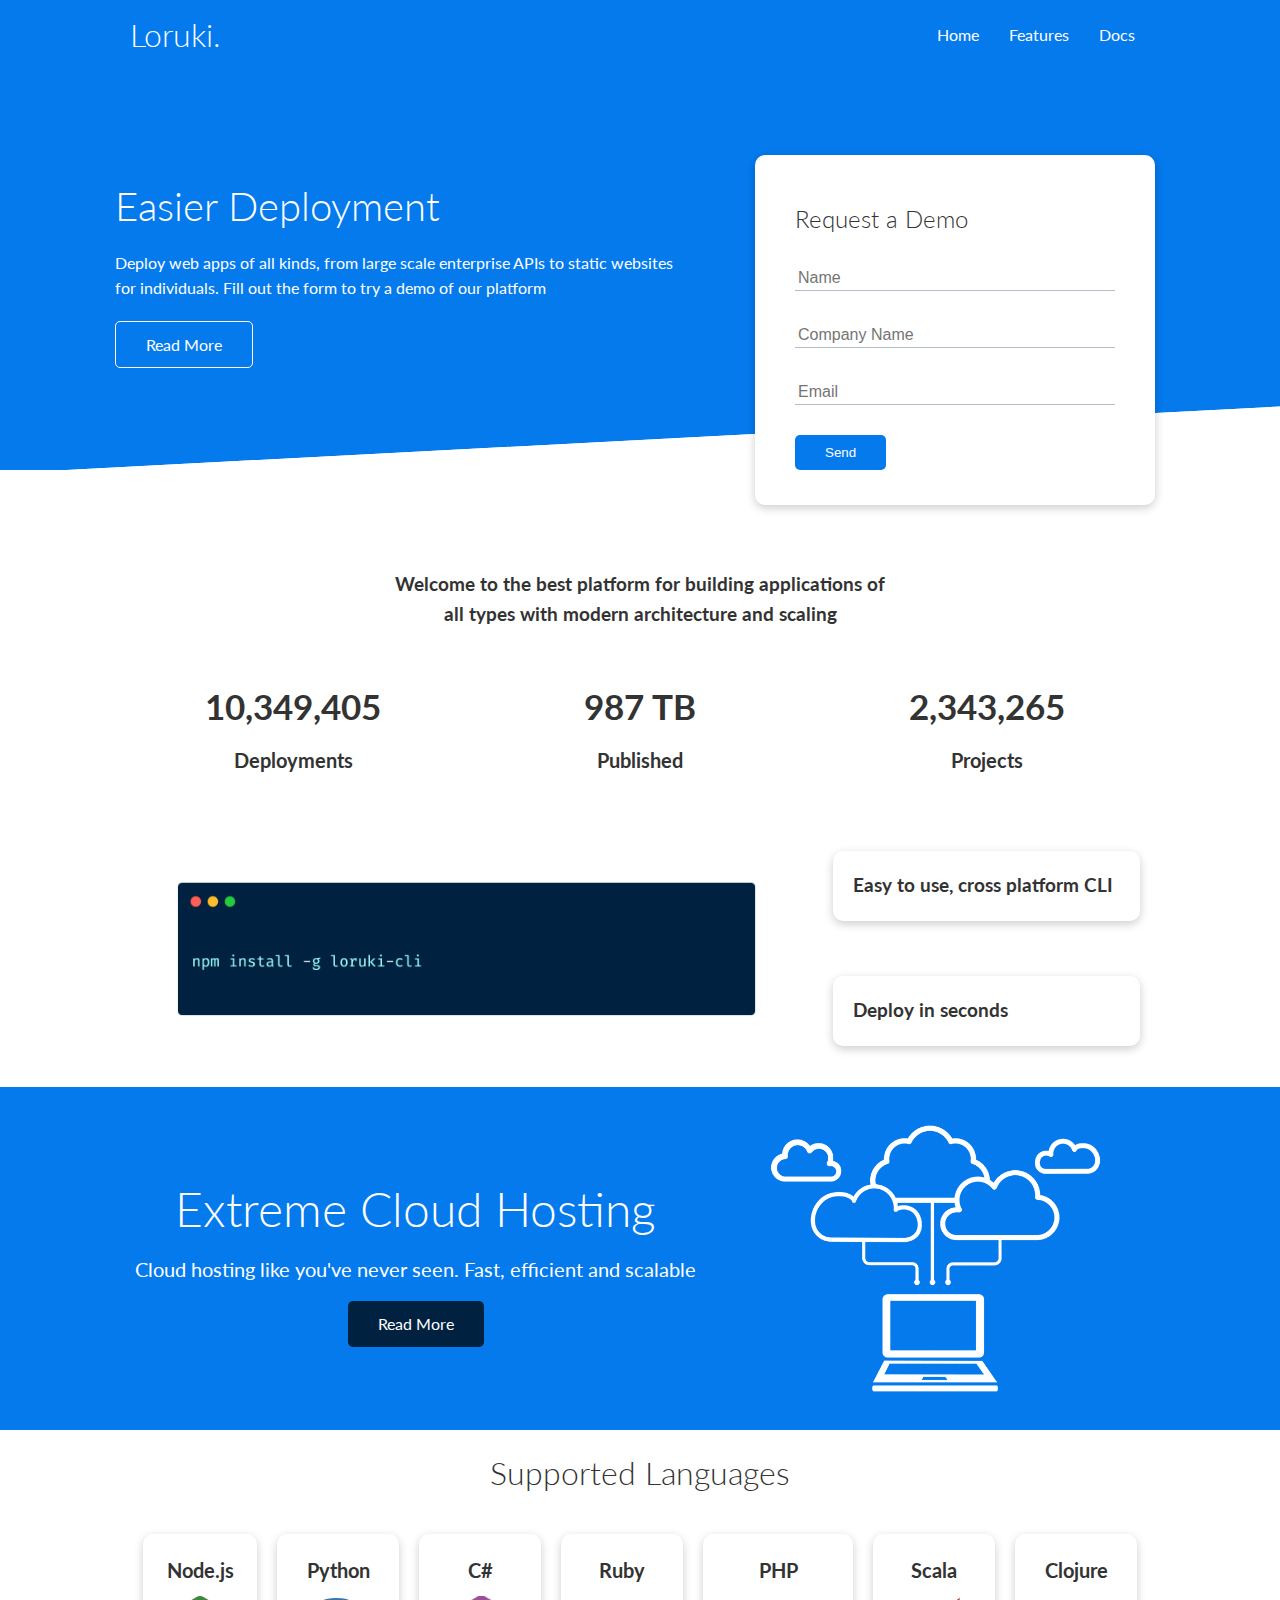
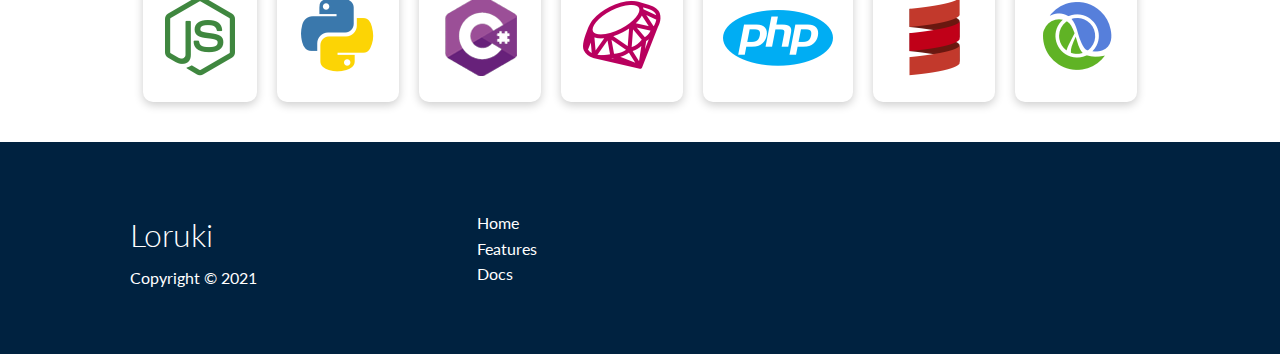
<file: index.html>
<!DOCTYPE html>
<html lang="en">
  <head>
    <meta charset="UTF-8" />
    <meta http-equiv="X-UA-Compatible" content="IE=edge" />
    <meta name="viewport" content="width=device-width, initial-scale=1.0" />
    <title>Loruki | Cloud Hosting For Everyone</title>
    <link rel="stylesheet" href="./css/utilities.css" />
    <link rel="stylesheet" href="./css/style.css" />
    <link
      rel="stylesheet"
      href="https://cdnjs.cloudflare.com/ajax/libs/font-awesome/5.15.3/css/all.min.css"
      integrity="sha512-iBBXm8fW90+nuLcSKlbmrPcLa0OT92xO1BIsZ+ywDWZCvqsWgccV3gFoRBv0z+8dLJgyAHIhR35VZc2oM/gI1w=="
      crossorigin="anonymous"
      referrerpolicy="no-referrer"
    />
  </head>
  <body>
    <!-- Navbar -->
    <div class="navbar">
      <div class="container flex">
        <h1 class="logo">Loruki.</h1>
        <nav>
          <ul>
            <li><a href="index.html">Home</a></li>
            <li><a href="features.html">Features</a></li>
            <li><a href="docs.html">Docs</a></li>
          </ul>
        </nav>
      </div>
    </div>

    <!-- Showcase -->

    <section class="showcase">
      <div class="container grid">
        <div class="showcase-text">
          <h1>Easier Deployment</h1>
          <p>
            Deploy web apps of all kinds, from large scale enterprise APIs to
            static websites for individuals. Fill out the form to try a demo of
            our platform
          </p>
          <a href="features.html" class="btn btn-outline">Read More</a>
        </div>
        <div class="showcase-form card">
          <h2>Request a Demo</h2>
          <form>
            <div class="form-control">
              <input type="text" name="name" placeholder="Name" required />
            </div>
            <div class="form-control">
              <input
                type="text"
                name="company"
                placeholder="Company Name"
                required
              />
            </div>
            <div class="form-control">
              <input type="email" name="email" placeholder="Email" required />
            </div>
            <input type="submit" value="Send" class="btn btn-primary" />
          </form>
        </div>
      </div>
    </section>

    <!-- Stats -->

    <section class="stats">
      <div class="container">
        <h3 class="stats-heading text-center my-4">
          Welcome to the best platform for building applications of all types
          with modern architecture and scaling
        </h3>

        <div class="grid grid-3 text-center my-4">
          <div>
            <i class="fas fa-server fa-3x"></i>
            <h3>10,349,405</h3>
            <p>Deployments</p>
          </div>
          <div>
            <i class="fas fa-upload fa-3x"></i>
            <h3>987 TB</h3>
            <p>Published</p>
          </div>
          <div>
            <i class="fas fa-project-diagram fa-3x"></i>
            <h3>2,343,265</h3>
            <p>Projects</p>
          </div>
        </div>
      </div>
    </section>

    <!-- CLi -->

    <section class="cli">
      <div class="container grid">
        <img src="./images/cli.png" alt="cli" />
        <div class="card">
          <h3>Easy to use, cross platform CLI</h3>
        </div>
        <div class="card">
          <h3>Deploy in seconds</h3>
        </div>
      </div>
    </section>

    <!-- Cloud -->
    <section class="cloud bg-primary my-2 py-2">
      <div class="container grid">
        <div class="text-center">
          <h2 class="lg">Extreme Cloud Hosting</h2>
          <p class="lead my-1">
            Cloud hosting like you've never seen. Fast, efficient and scalable
          </p>
          <a href="./features.html" class="btn btn-dark">Read More</a>
        </div>
        <img src="./images/cloud.png" alt="cloud" />
      </div>
    </section>

    <!-- Languages -->

    <section class="languages">
      <h2 class="md text-center my-2">Supported Languages</h2>
      <div class="container flex">
        <div class="card">
          <h4>Node.js</h4>
          <img src="./images/logos/node.png" alt="Node.js" />
        </div>

        <div class="card">
          <h4>Python</h4>
          <img src="./images/logos/python.png" alt="Python" />
        </div>

        <div class="card">
          <h4>C#</h4>
          <img src="./images/logos/csharp.png" alt="csharp" />
        </div>

        <div class="card">
          <h4>Ruby</h4>
          <img src="./images/logos/ruby.png" alt="ruby" />
        </div>

        <div class="card">
          <h4>PHP</h4>
          <img src="./images/logos/php.png" alt="php" />
        </div>

        <div class="card">
          <h4>Scala</h4>
          <img src="./images/logos/scala.png" alt="scala" />
        </div>

        <div class="card">
          <h4>Clojure</h4>
          <img src="./images/logos/clojure.png" alt="clojure" />
        </div>
      </div>
    </section>

    <!-- Footer -->

    <footer class="footer bg-dark py-5">
      <div class="container grid grid-3">
        <div>
          <h1>Loruki</h1>
          <span>Copyright &copy; 2021</span>
        </div>
        <nav>
          <ul>
            <li><a href="./index.html">Home</a></li>
            <li><a href="./features.html">Features</a></li>
            <li><a href="./docs.html">Docs</a></li>
          </ul>
        </nav>
        <div class="social">
          <a href="#"><i class="fab fa-github fa-2x"></i></a>
          <a href="#"><i class="fab fa-facebook fa-2x"></i></a>
          <a href="#"><i class="fab fa-instagram fa-2x"></i></a>
          <a href="#"><i class="fab fa-twitter fa-2x"></i></a>
        </div>
      </div>
    </footer>
  </body>
</html>
</file>
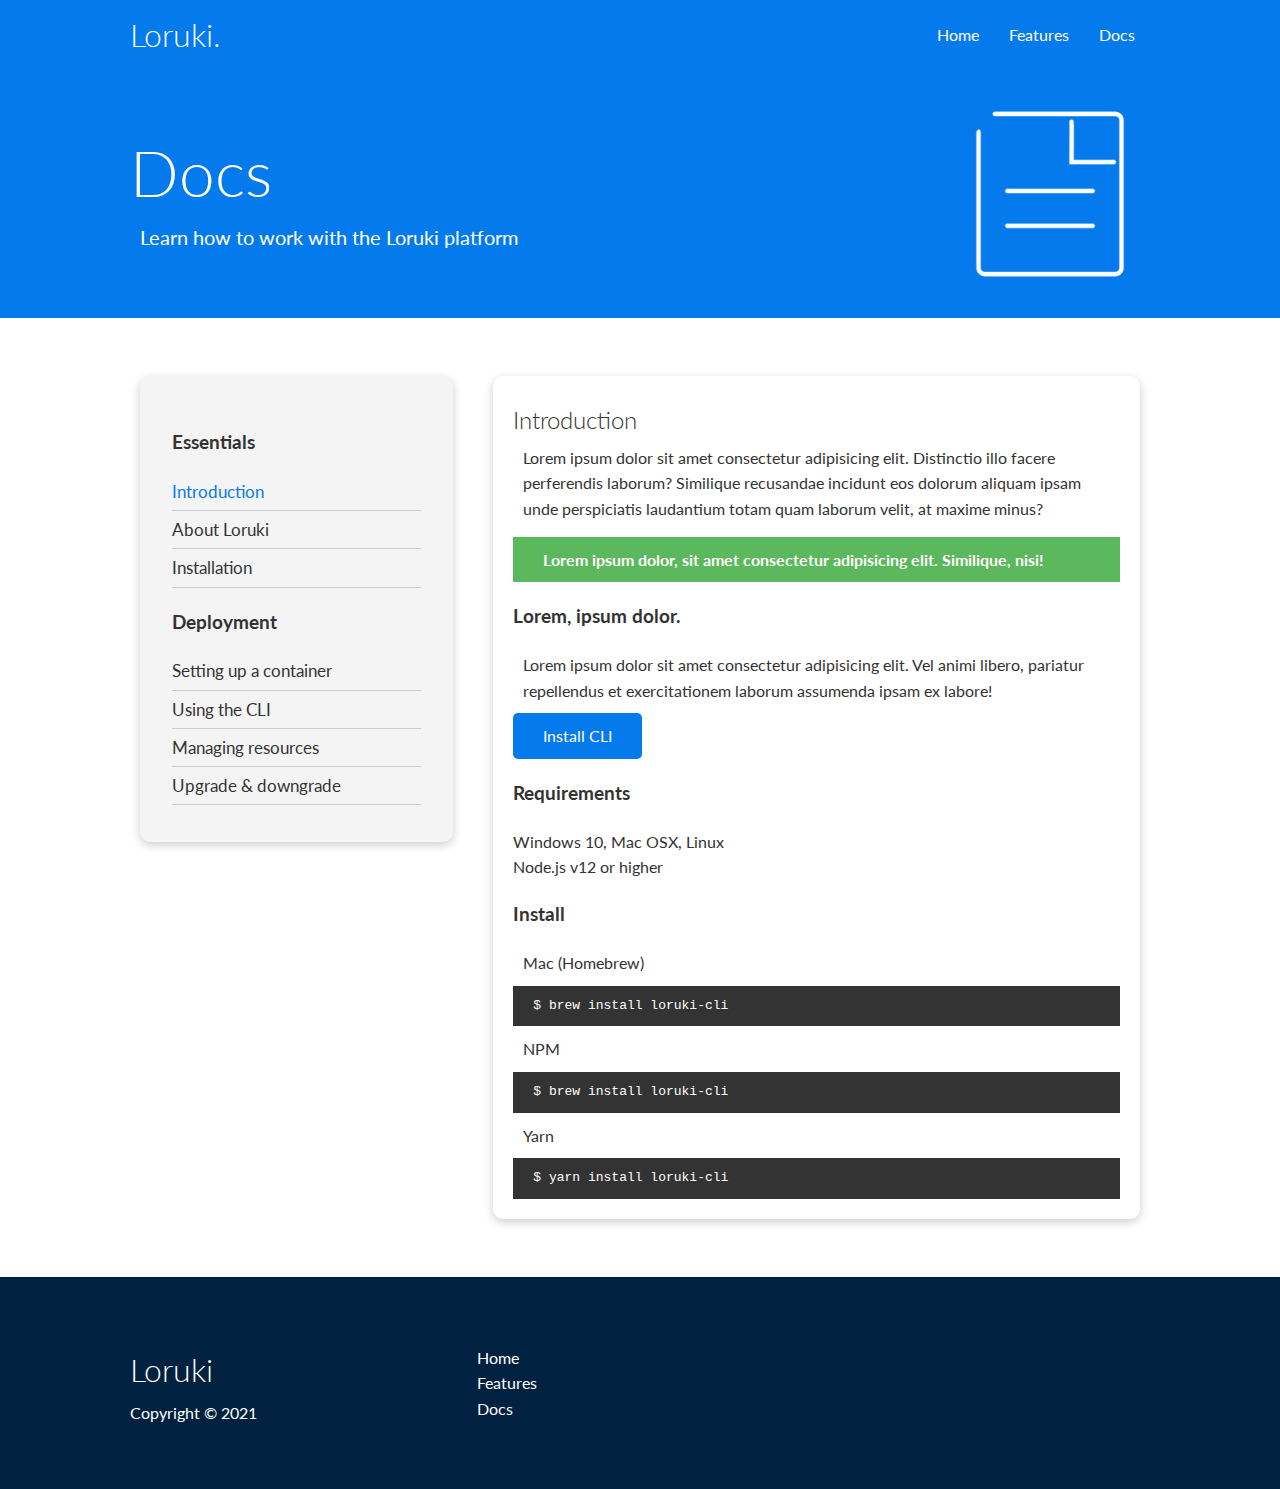
<file: docs.html>
<!DOCTYPE html>
<html lang="en">
  <head>
    <meta charset="UTF-8" />
    <meta http-equiv="X-UA-Compatible" content="IE=edge" />
    <meta name="viewport" content="width=device-width, initial-scale=1.0" />
    <title>Loruki | Cloud Hosting For Everyone</title>
    <link rel="stylesheet" href="./css/utilities.css" />
    <link rel="stylesheet" href="./css/style.css" />
    <link
      rel="stylesheet"
      href="https://cdnjs.cloudflare.com/ajax/libs/font-awesome/5.15.3/css/all.min.css"
      integrity="sha512-iBBXm8fW90+nuLcSKlbmrPcLa0OT92xO1BIsZ+ywDWZCvqsWgccV3gFoRBv0z+8dLJgyAHIhR35VZc2oM/gI1w=="
      crossorigin="anonymous"
      referrerpolicy="no-referrer"
    />
  </head>
  <body>
    <!-- Navbar -->
    <div class="navbar">
      <div class="container flex">
        <h1 class="logo">Loruki.</h1>
        <nav>
          <ul>
            <li><a href="index.html">Home</a></li>
            <li><a href="features.html">Features</a></li>
            <li><a href="docs.html">Docs</a></li>
          </ul>
        </nav>
      </div>
    </div>

    <!-- Docs head -->

    <section class="docs-head bg-primary py-2">
      <div class="container grid">
        <div>
          <h2 class="xl">Docs</h2>
          <p class="lead">Learn how to work with the Loruki platform</p>
        </div>
        <img src="./images/docs.png" alt="" />
      </div>
    </section>

    <!-- Docs main -->

    <section class="docs-main my-4">
      <div class="container grid">
        <div class="card bg-light p-3">
          <h3 class="my-2">Essentials</h3>
          <nav>
            <ul>
              <li><a href="#" class="text-primary">Introduction</a></li>
              <li><a href="#">About Loruki</a></li>
              <li><a href="#">Installation</a></li>
            </ul>
          </nav>

          <h3 class="my-2">Deployment</h3>
          <nav>
            <ul>
              <li><a href="#">Setting up a container</a></li>
              <li><a href="#">Using the CLI</a></li>
              <li><a href="#">Managing resources</a></li>
              <li><a href="#">Upgrade & downgrade</a></li>
            </ul>
          </nav>
        </div>

        <div class="card">
          <h2>Introduction</h2>
          <p>
            Lorem ipsum dolor sit amet consectetur adipisicing elit. Distinctio
            illo facere perferendis laborum? Similique recusandae incidunt eos
            dolorum aliquam ipsam unde perspiciatis laudantium totam quam
            laborum velit, at maxime minus?
          </p>

          <div class="alert alert-success">
            <i class="fas fa-info"></i> Lorem ipsum dolor, sit amet consectetur
            adipisicing elit. Similique, nisi!
          </div>

          <h3>Lorem, ipsum dolor.</h3>
          <p>
            Lorem ipsum dolor sit amet consectetur adipisicing elit. Vel animi
            libero, pariatur repellendus et exercitationem laborum assumenda
            ipsam ex labore!
          </p>
          <a href="#" class="btn btn-primary"> Install CLI </a>

          <h3>Requirements</h3>
          <ul>
            <li>Windows 10, Mac OSX, Linux</li>
            <li>Node.js v12 or higher</li>
          </ul>

          <h3>Install</h3>

          <p>Mac (Homebrew)</p>
          <pre><code>$ brew install loruki-cli</code></pre>

          <p>NPM</p>
          <pre><code>$ brew install loruki-cli</code></pre>

          <p>Yarn</p>
          <pre><code>$ yarn install loruki-cli</code></pre>
        </div>
      </div>
    </section>

    <!-- Footer -->

    <footer class="footer bg-dark py-5">
      <div class="container grid grid-3">
        <div>
          <h1>Loruki</h1>
          <span>Copyright &copy; 2021</span>
        </div>
        <nav>
          <ul>
            <li><a href="./index.html">Home</a></li>
            <li><a href="./features.html">Features</a></li>
            <li><a href="./docs.html">Docs</a></li>
          </ul>
        </nav>
        <div class="social">
          <a href="#"><i class="fab fa-github fa-2x"></i></a>
          <a href="#"><i class="fab fa-facebook fa-2x"></i></a>
          <a href="#"><i class="fab fa-instagram fa-2x"></i></a>
          <a href="#"><i class="fab fa-twitter fa-2x"></i></a>
        </div>
      </div>
    </footer>
  </body>
</html>
</file>
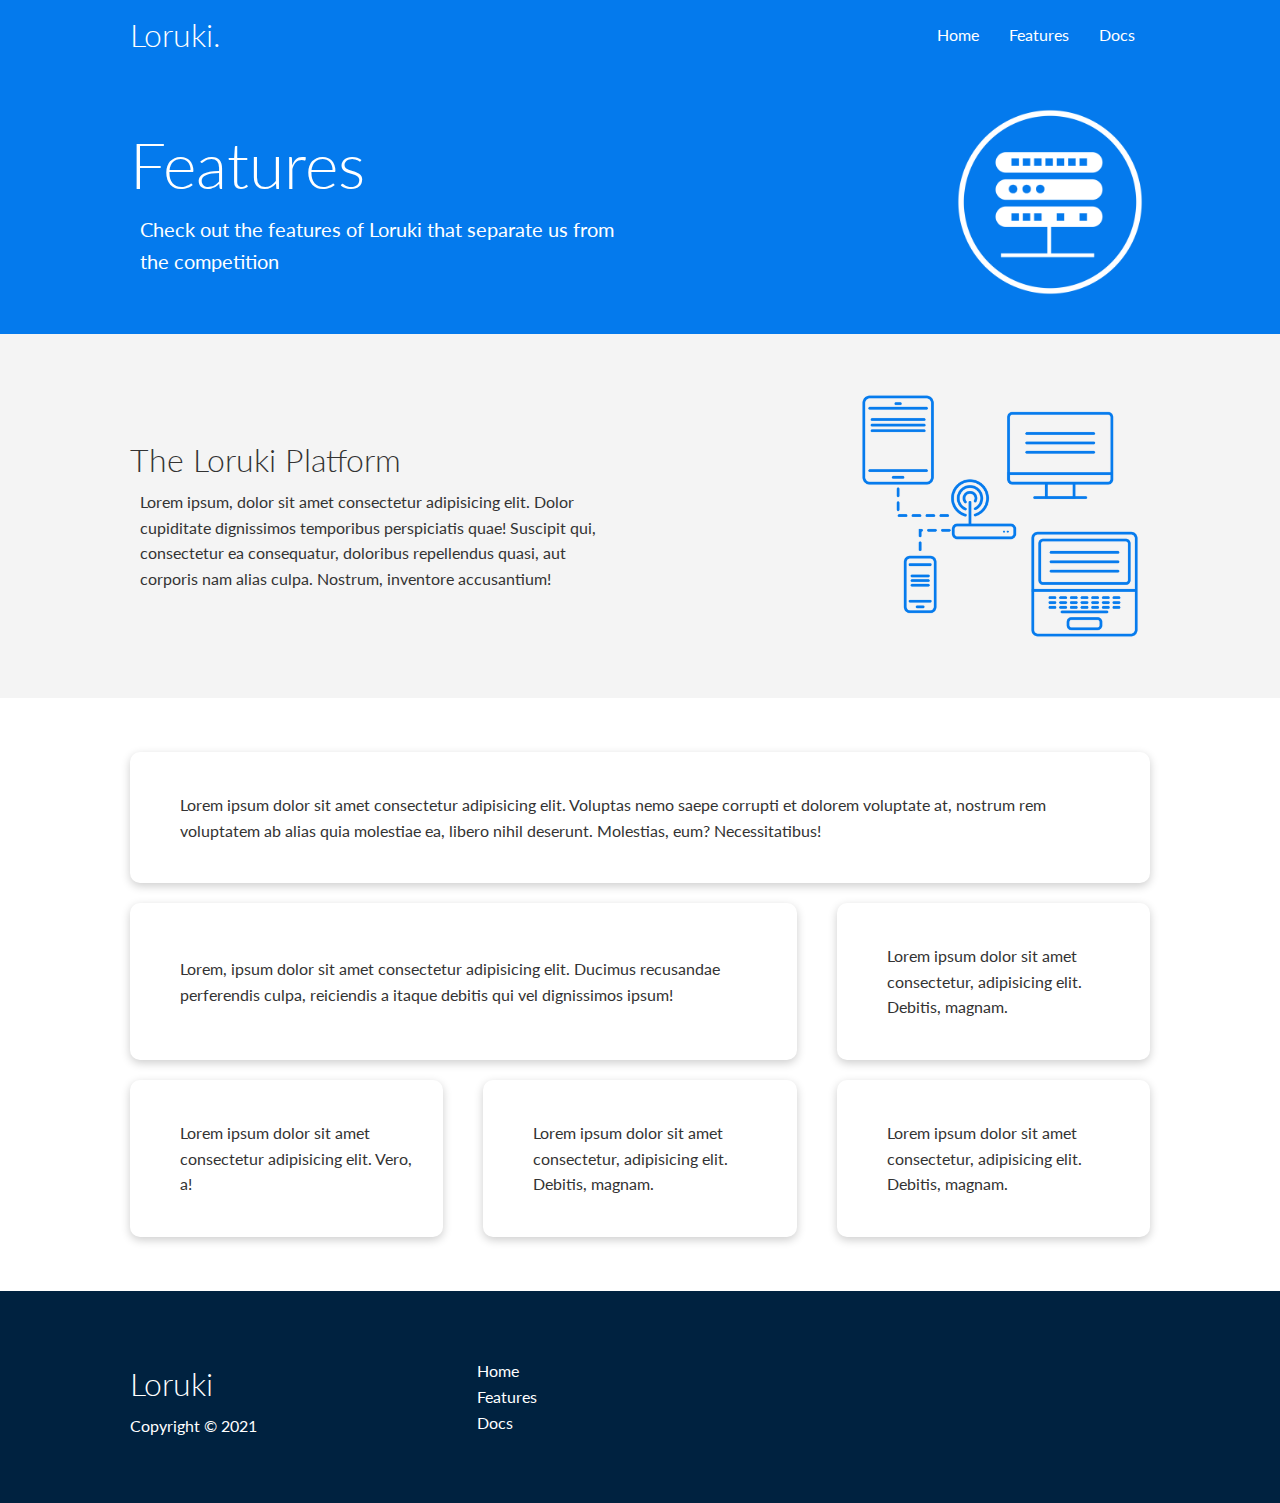
<file: features.html>
<!DOCTYPE html>
<html lang="en">
  <head>
    <meta charset="UTF-8" />
    <meta http-equiv="X-UA-Compatible" content="IE=edge" />
    <meta name="viewport" content="width=device-width, initial-scale=1.0" />
    <title>Loruki | Cloud Hosting For Everyone</title>
    <link rel="stylesheet" href="./css/utilities.css" />
    <link rel="stylesheet" href="./css/style.css" />
    <link
      rel="stylesheet"
      href="https://cdnjs.cloudflare.com/ajax/libs/font-awesome/5.15.3/css/all.min.css"
      integrity="sha512-iBBXm8fW90+nuLcSKlbmrPcLa0OT92xO1BIsZ+ywDWZCvqsWgccV3gFoRBv0z+8dLJgyAHIhR35VZc2oM/gI1w=="
      crossorigin="anonymous"
      referrerpolicy="no-referrer"
    />
  </head>
  <body>
    <!-- Navbar -->
    <div class="navbar">
      <div class="container flex">
        <h1 class="logo">Loruki.</h1>
        <nav>
          <ul>
            <li><a href="index.html">Home</a></li>
            <li><a href="features.html">Features</a></li>
            <li><a href="docs.html">Docs</a></li>
          </ul>
        </nav>
      </div>
    </div>

    <!-- Features -->

    <section class="features-head bg-primary py-3">
      <div class="container grid">
        <div>
          <h2 class="xl">Features</h2>
          <p class="lead">
            Check out the features of Loruki that separate us from the
            competition
          </p>
        </div>
        <img src="./images/server.png" alt="server" />
      </div>
    </section>

    <!-- Sub head -->

    <section class="features-sub-head bg-light py-3">
      <div class="container grid">
        <div>
          <h2 class="md">The Loruki Platform</h2>
          <p>
            Lorem ipsum, dolor sit amet consectetur adipisicing elit. Dolor
            cupiditate dignissimos temporibus perspiciatis quae! Suscipit qui,
            consectetur ea consequatur, doloribus repellendus quasi, aut
            corporis nam alias culpa. Nostrum, inventore accusantium!
          </p>
        </div>
        <img src="./images/server2.png" alt="" />
      </div>
    </section>

    <section class="features-main my-2">
      <div class="container grid grid-3">
        <div class="card flex">
          <i class="fas fa-server fa-3x"></i>
          <p>
            Lorem ipsum dolor sit amet consectetur adipisicing elit. Voluptas
            nemo saepe corrupti et dolorem voluptate at, nostrum rem voluptatem
            ab alias quia molestiae ea, libero nihil deserunt. Molestias, eum?
            Necessitatibus!
          </p>
        </div>
        <div class="card flex">
          <i class="fas fa-network-wired fa-3x"></i>
          <p>
            Lorem, ipsum dolor sit amet consectetur adipisicing elit. Ducimus
            recusandae perferendis culpa, reiciendis a itaque debitis qui vel
            dignissimos ipsum!
          </p>
        </div>
        <div class="card flex">
          <i class="fas fa-laptop-code fa-3x"></i>
          <p>
            Lorem ipsum dolor sit amet consectetur, adipisicing elit. Debitis,
            magnam.
          </p>
        </div>
        <div class="card flex">
          <i class="fas fa-database fa-3x"></i>
          <p>
            Lorem ipsum dolor sit amet consectetur adipisicing elit. Vero, a!
          </p>
        </div>
        <div class="card flex">
          <i class="fas fa-power-off fa-3x"></i>
          <p>
            Lorem ipsum dolor sit amet consectetur, adipisicing elit. Debitis,
            magnam.
          </p>
        </div>
        <div class="card flex">
          <i class="fas fa-upload fa-3x"></i>
          <p>
            Lorem ipsum dolor sit amet consectetur, adipisicing elit. Debitis,
            magnam.
          </p>
        </div>
      </div>
    </section>

    <!-- Footer -->

    <footer class="footer bg-dark py-5">
      <div class="container grid grid-3">
        <div>
          <h1>Loruki</h1>
          <span>Copyright &copy; 2021</span>
        </div>
        <nav>
          <ul>
            <li><a href="./index.html">Home</a></li>
            <li><a href="./features.html">Features</a></li>
            <li><a href="./docs.html">Docs</a></li>
          </ul>
        </nav>
        <div class="social">
          <a href="#"><i class="fab fa-github fa-2x"></i></a>
          <a href="#"><i class="fab fa-facebook fa-2x"></i></a>
          <a href="#"><i class="fab fa-instagram fa-2x"></i></a>
          <a href="#"><i class="fab fa-twitter fa-2x"></i></a>
        </div>
      </div>
    </footer>
  </body>
</html>
</file>
<file: css/utilities.css>
ul {
  list-style: none;
}

a {
  text-decoration: none;
  color: #333;
}

h1,
h2 {
  font-weight: 300;
  line-height: 1.2;
  margin: 10px 0;
}

p {
  margin: 10px;
}

img {
  width: 100%;
}

pre,
code {
  background: #333;
  color: #fff;
  padding: 10px;
}

.container {
  max-width: 1100px;
  margin: 0 auto;
  overflow: auto;
  padding: 0 40px;
}

.card {
  background-color: #ffffff;
  color: #333;
  padding: 20px;
  margin: 10px;
  border-radius: 10px;
  box-shadow: 0 3px 10px rgba(0, 0, 0, 0.2);
}

.btn {
  display: inline-block;
  background-color: var(--primary-color);
  color: #fff;
  border-radius: 5px;
  border: none;
  padding: 10px 30px;
  cursor: pointer;
}

.btn:hover {
  transform: scale(0.98);
}

.btn-outline {
  background-color: transparent;
  border: #fff solid 1px;
}

/* Backgrounds & colored buttons */

.bg-primary,
.btn-primary {
  background-color: var(--primary-color);
  color: #fff;
}

.bg-secondary,
.btn-secondary {
  background-color: var(--secondary-color);
  color: #fff;
}

.bg-dark,
.btn-dark {
  background-color: var(--dark-color);
  color: #fff;
}

.bg-light,
.btn-light {
  background-color: var(--light-color);
  color: #333;
}

.bg-primary a,
.btn-primary a,
.bg-secondary a,
.btn-secondary a,
.bg-dark a,
.btn-dark a {
  color: #fff;
}

.text-primary {
  color: var(--primary-color);
}

/* Text Sizes */

.lead {
  font-size: 20px;
}

.sm {
  font-size: 1rem;
}

.md {
  font-size: 2rem;
}

.lg {
  font-size: 3rem;
}

.xl {
  font-size: 4rem;
}

.text-center {
  text-align: center;
}

/* Alert */

.alert {
  background-color: var(--light-color);
  font-weight: bold;
  padding: 10px 20px;
  margin: 15px 0;
}

.alert-success {
  background-color: var(--success-color);
  color: #fff;
}

.alert-error {
  background-color: var(--error-color);
  color: #fff;
}

.alert i {
  margin-right: 10px;
}

.flex {
  display: flex;
  justify-content: center;
  align-items: center;
  height: 100%;
}

.grid {
  display: grid;
  grid-template-columns: repeat(2, 1fr);
  gap: 20px;
  justify-content: center;
  align-items: center;
  height: 100%;
}

.grid-3 {
  grid-template-columns: repeat(3, 1fr);
}

/* Margin */

.my-1 {
  margin: 1rem 0;
}

.my-2 {
  margin: 1.5rem 0;
}

.my-3 {
  margin: 2rem 0;
}

.my-4 {
  margin: 3rem 0;
}

.my-5 {
  margin: 4rem 0;
}

.m-1 {
  margin: 1rem;
}

.m-2 {
  margin: 1.5rem;
}

.m-3 {
  margin: 2rem;
}

.m-4 {
  margin: 3rem;
}

.m-5 {
  margin: 4rem;
}

/* Padding */

.py-1 {
  padding: 1rem 0;
}

.py-2 {
  padding: 1.5rem 0;
}

.py-3 {
  padding: 2rem 0;
}

.py-4 {
  padding: 3rem 0;
}

.py-5 {
  padding: 4rem 0;
}

.p-1 {
  padding: 1rem;
}

.p-2 {
  padding: 1.5rem;
}

.p-3 {
  padding: 2rem;
}

.p-4 {
  padding: 3rem;
}

.p-5 {
  padding: 4rem;
}
</file>
<file: css/style.css>
@import url("https://fonts.googleapis.com/css2?family=Lato:wght@300&display=swap");

:root {
  --primary-color: #047aed;
  --secondary-color: #1c3fa8;
  --dark-color: #002240;
  --light-color: #f4f4f4;
  --success-color: #5cb85c;
  --error-color: #d9534f;
}

* {
  box-sizing: border-box;
  margin: 0;
  padding: 0;
}

body {
  font-family: "lato", sans-serif;
  color: #333;
  line-height: 1.6;
}

/* navbar */

.navbar {
  background-color: var(--primary-color);
  color: #fff;
  height: 70px;
}
.navbar .flex {
  justify-content: space-between;
}

.navbar ul {
  display: flex;
}

.navbar a {
  color: #fff;
  padding: 10px;
  margin: 0 5px;
}

.navbar a:hover {
  border-bottom: #fff solid 2px;
}

/* Showcase*/

.showcase {
  background-color: var(--primary-color);
  height: 400px;
  color: #fff;
  position: relative;
}

.showcase h1 {
  font-size: 40px;
}

.showcase p {
  margin: 20px 0;
}

.showcase .grid {
  grid-template-columns: 55% 45%;
  gap: 30px;
  overflow: visible;
}

.showcase-text {
  animation: slideInFromLeft 1s ease-in;
}

.showcase-form {
  position: relative;
  top: 60px;
  height: 350px;
  width: 400px;
  padding: 40px;
  justify-self: flex-end;
  z-index: 100;
  animation: slideInFromRight ease-in 1s;
}

.showcase-form .form-control {
  margin: 30px 0;
}

.showcase-form input[type="text"],
.showcase-form input[type="email"] {
  border: none;
  border-bottom: #b4becb 1px solid;
  padding: 3px;
  width: 100%;
  font-size: 16px;
}

.showcase-form input:focus {
  outline: none;
}

.showcase::before,
.showcase::after {
  content: "";
  position: absolute;
  bottom: -70px;
  height: 100px;
  background-color: #fff;
  right: 0;
  left: 0;
  transform: skewY(-3deg);
  -webkit-transform: skewY(-3deg);
  -moz-transform: skewY(-3deg);
  -ms-transform: skewY(-3deg);
}

/* Stats */

.stats {
  padding-top: 100px;
  animation: ease-in 1s slideInFromBottom;
}

.stats-heading {
  max-width: 500px;
  margin: auto;
}

.stats .grid h3 {
  font-size: 35px;
}

.stats .grid p {
  font-size: 20px;
  font-weight: bold;
}

/* Cli */

.cli .grid {
  grid-template-columns: repeat(3, 1fr);
  grid-template-rows: repeat(2, 1fr);
}

.cli .grid > *:first-child {
  grid-column: 1 / span 2;
  grid-row: 1 / span 2;
}

/* Cloud */

.cloud .grid {
  grid-template-columns: 4fr 3fr;
}

/* Languages */

.languages .flex {
  flex-wrap: wrap;
}

.languages .card {
  text-align: center;
  margin: 18px 10px 40px;
  transition: transform 0.2s ease-in;
}

.languages .card h4 {
  font-size: 20px;
  margin-bottom: 10px;
}

.languages .card:hover {
  transform: translateY(-15px);
}

/* Features Head */

.features-head img {
  width: 200px;
  justify-self: flex-end;
}

/* Features Sub Head */
.features-sub-head img {
  width: 300px;
  justify-self: flex-end;
}

/* Features main */

.features-main i {
  margin-right: 20px;
}

.features-main .grid {
  padding: 30px;
}

.features-main .grid > *:first-child {
  grid-column: 1 / span 3;
}

.features-main .grid > *:nth-child(2) {
  grid-column: 1 / span 2;
}

/* Docs head */

.docs-head img {
  width: 200px;
  justify-self: flex-end;
}

/* Docs main */

.docs-main .grid {
  grid-template-columns: 1fr 2fr;
}

.docs-main .grid > *:first-child {
  align-self: flex-start;
}

.docs-main h3 {
  margin: 20px 0;
}

.docs-main nav li {
  font-size: 17px;
  margin-bottom: 5px;
  padding-bottom: 5px;
  border-bottom: 1px solid #ccc;
}

.docs-main a:hover {
  font-weight: bold;
}

/* Footer */

.footer .social a {
  margin: 0 10px;
}

.footer .social a:hover {
  color: tomato;
}

.footer ul a:hover {
  font-weight: bold;
}

/* Tablets and under */

/* Animations */

@keyframes slideInFromLeft {
  0% {
    transform: translateX(-100%);
  }

  100% {
    transform: translateX(0);
  }
}

@keyframes slideInFromRight {
  0% {
    transform: translateX(100%);
  }

  100% {
    transform: translateX(0);
  }
}

@keyframes slideInFromTop {
  0% {
    transform: translateY(-100%);
  }

  100% {
    transform: translateY(0);
  }
}

@keyframes slideInFromBottom {
  0% {
    transform: translateY(100%);
  }

  100% {
    transform: translateY(0);
  }
}

@media (max-width: 768px) {
  .grid,
  .showcase .grid,
  .stats .grid,
  .cli .grid,
  .cloud .grid,
  .features-head .grid,
  .features-sub-head .grid,
  .features-main .grid,
  .features-main .grid-3,
  .docs-main .grid {
    grid-template-columns: 1fr;
    grid-template-rows: 1fr;
  }

  .showcase {
    height: auto;
  }

  .showcase-text {
    text-align: center;
    margin-top: 40px;
    animation: ease-in 1s slideInFromTop;
  }

  .showcase-form {
    justify-self: center;
    margin: auto;
    animation: ease-in 1s slideInFromBottom;
  }

  .cli .grid > *:first-child {
    grid-column: 1;
    grid-row: 1;
  }

  .features-head img,
  .features-sub-head img,
  .docs-head img {
    justify-self: center;
    margin: auto;
  }

  .features-head,
  .features-sub-head,
  .docs-head {
    text-align: center;
  }

  .features-main .grid > *:first-child {
    grid-column: 1;
  }

  .features-main .grid > *:nth-child(2) {
    grid-column: 1;
  }
}

/* Mobile */

@media (max-width: 500px) {
  /* Navbar */

  .navbar {
    height: 110px;
  }

  .navbar .flex {
    flex-direction: column;
  }

  .navbar ul {
    padding: 10px;
    background-color: rgba(0, 0, 0, 0.1);
  }
}
</file>
